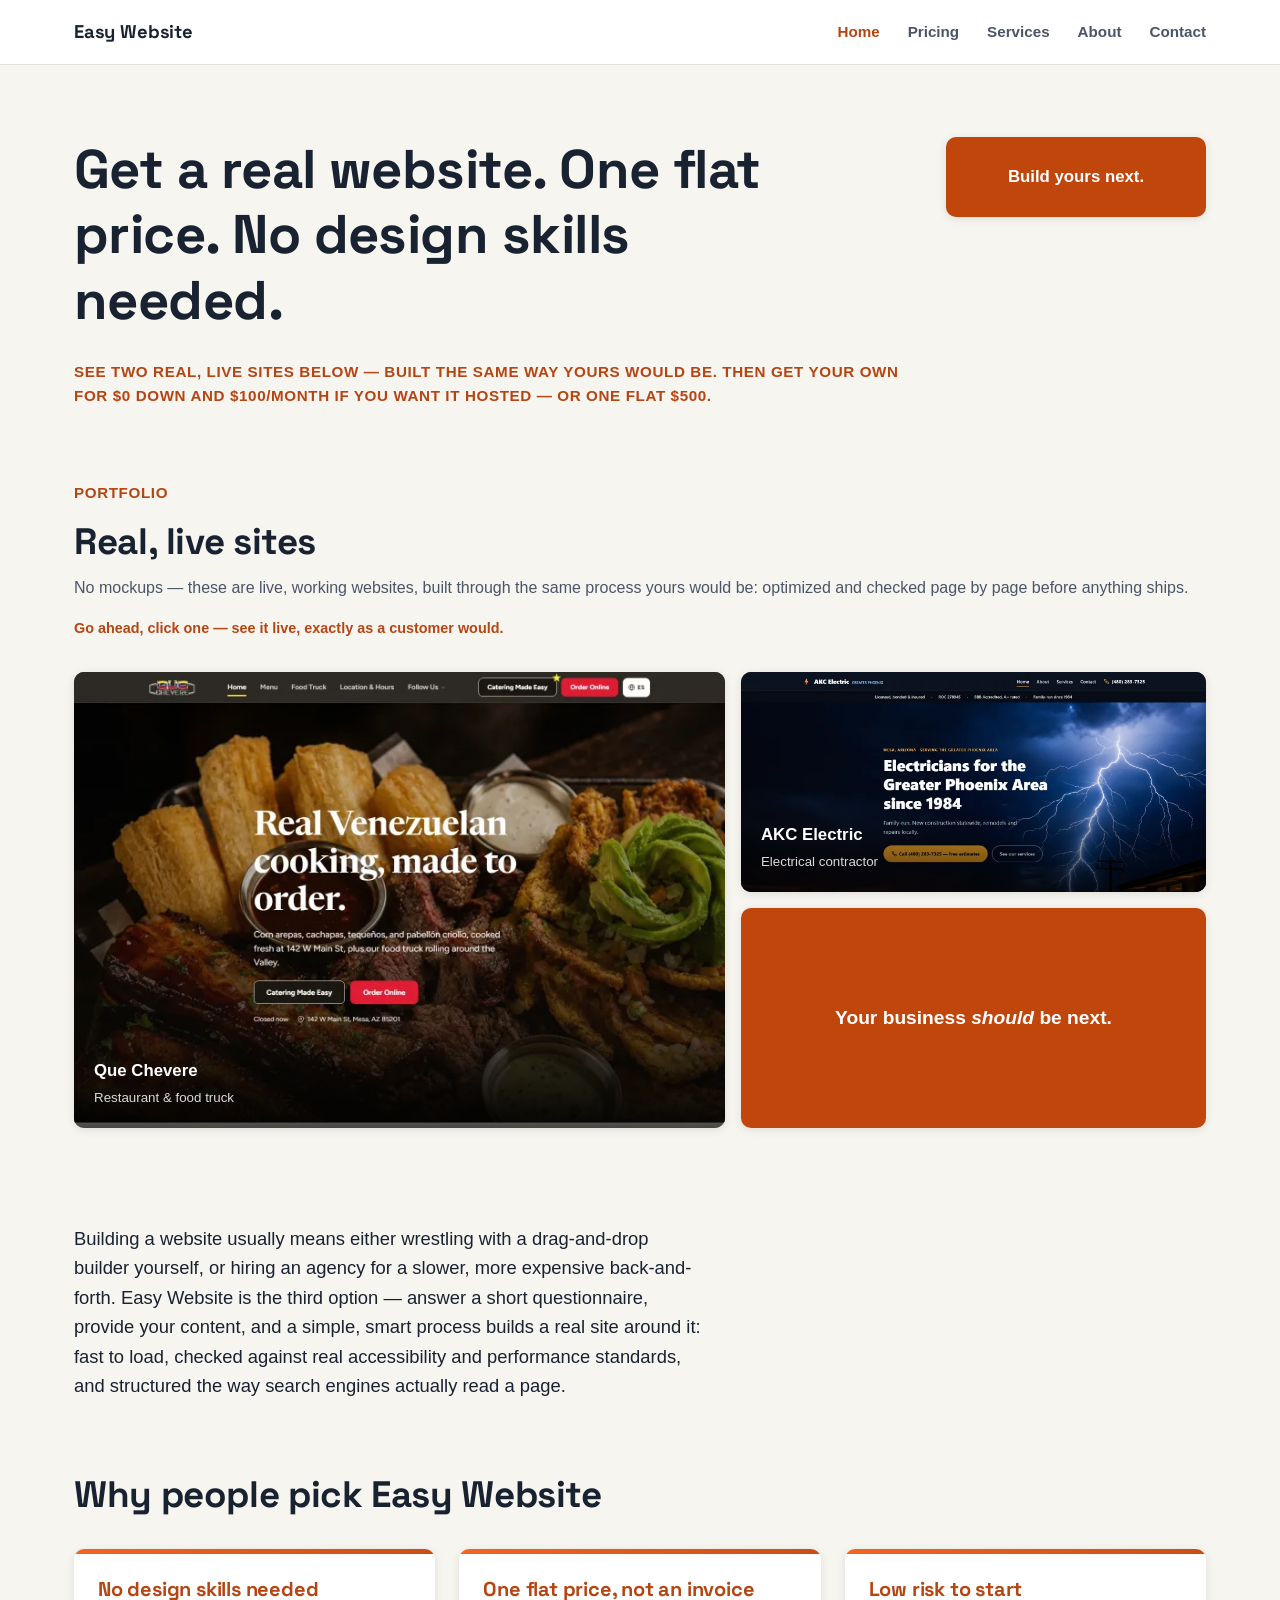
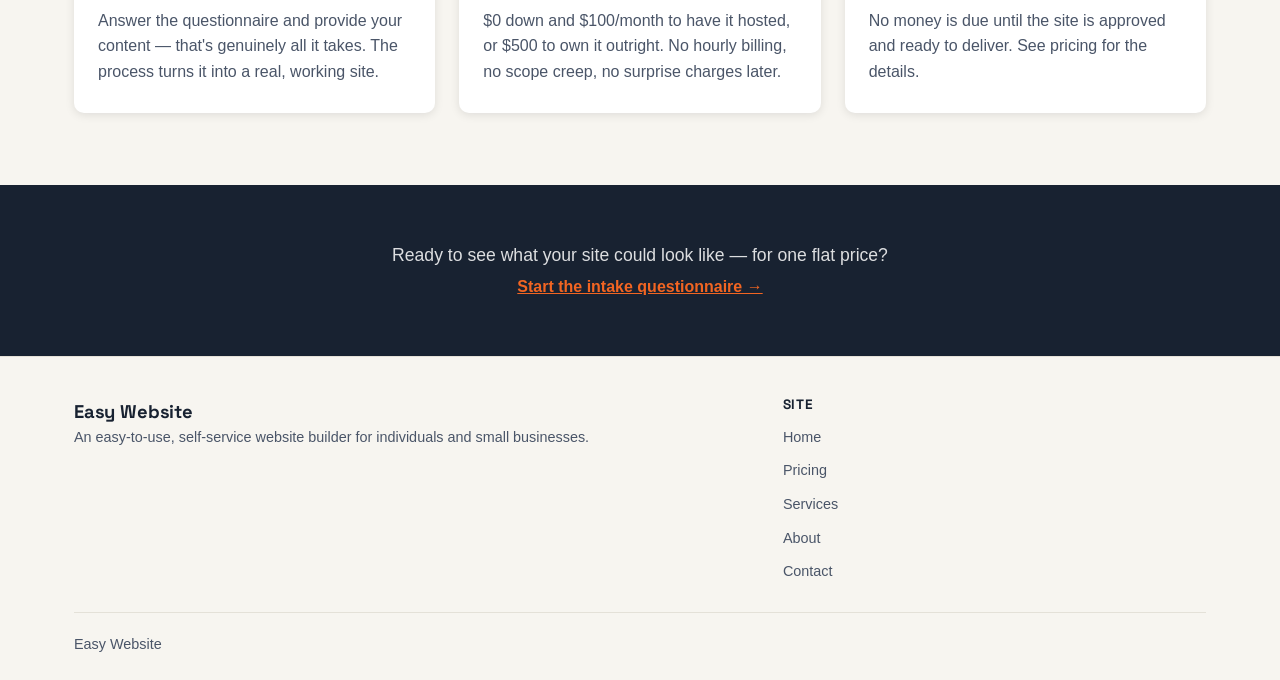
<file: index.html>
<!DOCTYPE html>
<html lang="en">
<head>
<meta charset="UTF-8">
<meta name="viewport" content="width=device-width, initial-scale=1.0">
<title>Easy Website — Website Building for Your Business</title>
<meta name="description" content="A self-service website builder for individuals and small businesses — built around your content and your questionnaire answers.">
<link rel="canonical" href="https://lancewagner123.github.io/easy-website/">
<meta property="og:type" content="website">
<meta property="og:url" content="https://lancewagner123.github.io/easy-website/">
<meta property="og:title" content="Easy Website — Website Building for Your Business">
<meta property="og:description" content="A self-service website builder for individuals and small businesses — built around your content and your questionnaire answers.">
<meta property="og:image" content="https://lancewagner123.github.io/easy-website/img/og-image-homepage-1200w.webp">
<link rel="preconnect" href="https://fonts.googleapis.com">
<link rel="preconnect" href="https://fonts.gstatic.com" crossorigin>
<link href="https://fonts.googleapis.com/css2?family=Space+Grotesk:wght@500;700&display=swap" rel="stylesheet">
<link rel="stylesheet" href="assets/css/style.min.css">
<script type="application/ld+json">
{
  "@context": "https://schema.org",
  "@type": "Organization",
  "name": "Easy Website",
  "url": "https://lancewagner123.github.io/easy-website/",
  "description": "A self-service website builder for individuals and small businesses — built around your content and your questionnaire answers."
}
</script>
</head>
<body>
<a class="skip-link" href="#main">Skip to content</a>

<header class="site-header">
  <div class="container site-header__inner">
    <a href="./" class="logo">Easy Website</a>
    <nav class="nav">
      <ul class="nav-links">
        <li><a href="./" aria-current="page">Home</a></li>
        <li><a href="pricing.html">Pricing</a></li>
        <li><a href="services.html">Services</a></li>
        <li><a href="about.html">About</a></li>
        <li><a href="contact.html">Contact</a></li>
      </ul>
    </nav>
    <button class="nav-toggle" aria-label="Menu" aria-expanded="false">
      <svg width="24" height="24" viewBox="0 0 24 24" fill="none" stroke="currentColor" stroke-width="2" stroke-linecap="round" stroke-linejoin="round"><line x1="3" y1="6" x2="21" y2="6"/><line x1="3" y1="12" x2="21" y2="12"/><line x1="3" y1="18" x2="21" y2="18"/></svg>
    </button>
  </div>
</header>

<main id="main">

  <section class="hero">
    <div class="container hero__inner">
      <div class="hero__content">
        <h1>Get a real website. One flat price. No design skills needed.</h1>
        <p class="hero__sub">See two real, live sites below — built the same way yours would be. Then get your own for $0 down and $100/month if you want it hosted — or one flat $500.</p>
      </div>
      <!-- Placeholder destination: the factory's live intake Google Form.
           No per-project pre-filled link exists yet (see factory field
           journal) -- swap this href once that mechanism exists. -->
      <a class="btn-cta" href="https://forms.gle/baLx64cR48J1R1YM6" target="_blank" rel="noopener">Build yours next.</a>
    </div>
  </section>

  <section class="portfolio" aria-labelledby="portfolio-heading">
    <div class="container">
      <p class="hero__sub">Portfolio</p>
      <h2 id="portfolio-heading">Real, live sites</h2>
      <p>No mockups — these are live, working websites, built through the same process yours would be: optimized and checked page by page before anything ships.</p>
      <p class="portfolio__hint">Go ahead, click one — see it live, exactly as a customer would.</p>

      <div class="bento-grid">
        <a class="bento-item bento-item--large"
           href="https://lancewagner123.github.io/que-chevere/"
           target="_blank" rel="noopener">
          <img
            src="img/portfolio-que-chevere-800w.webp"
            srcset="img/portfolio-que-chevere-400w.webp   400w,
                    img/portfolio-que-chevere-800w.webp   800w,
                    img/portfolio-que-chevere-1200w.webp 1200w"
            sizes="(max-width: 700px) 100vw, 60vw"
            width="1600" height="1000"
            decoding="async"
            alt="Que Chevere restaurant website homepage, showing a Venezuelan food platter and the headline Real Venezuelan cooking, made to order">
          <span class="bento-caption">
            <strong>Que Chevere</strong>
            <small>Restaurant &amp; food truck</small>
          </span>
        </a>

        <a class="bento-item"
           href="https://lancewagner123.github.io/akc-electric-llc/"
           target="_blank" rel="noopener">
          <img
            src="img/portfolio-akc-electric-800w.webp"
            srcset="img/portfolio-akc-electric-400w.webp   400w,
                    img/portfolio-akc-electric-800w.webp   800w,
                    img/portfolio-akc-electric-1200w.webp 1200w"
            sizes="(max-width: 700px) 100vw, 40vw"
            width="1600" height="800"
            decoding="async"
            alt="AKC Electric website homepage, showing a lightning storm photo and the headline Electricians for the Greater Phoenix Area since 1984">
          <span class="bento-caption">
            <strong>AKC Electric</strong>
            <small>Electrical contractor</small>
          </span>
        </a>

        <div class="bento-item bento-item--cta">
          <p>Your business <em>should</em> be next.</p>
        </div>
      </div>
    </div>
  </section>

  <section class="section">
    <div class="container">
      <p class="about-lede">Building a website usually means either wrestling with a drag-and-drop builder yourself, or hiring an agency for a slower, more expensive back-and-forth. Easy Website is the third option — answer a short questionnaire, provide your content, and a simple, smart process builds a real site around it: fast to load, checked against real accessibility and performance standards, and structured the way search engines actually read a page.</p>
    </div>
  </section>

  <section class="section" aria-labelledby="why-heading" style="padding-top:0;">
    <div class="container">
      <h2 id="why-heading">Why people pick Easy Website</h2>
      <div class="value-grid">
        <div class="value-card">
          <h3>No design skills needed</h3>
          <p>Answer the questionnaire and provide your content — that's genuinely all it takes. The process turns it into a real, working site.</p>
        </div>
        <div class="value-card">
          <h3>One flat price, not an invoice</h3>
          <p>$0 down and $100/month to have it hosted, or $500 to own it outright. No hourly billing, no scope creep, no surprise charges later.</p>
        </div>
        <div class="value-card">
          <h3>Low risk to start</h3>
          <p>No money is due until the site is approved and ready to deliver. See <a href="pricing.html">pricing</a> for the details.</p>
        </div>
      </div>
    </div>
  </section>

  <section class="cta-band">
    <div class="container">
      <p>Ready to see what your site could look like — for one flat price?</p>
      <a href="https://forms.gle/baLx64cR48J1R1YM6" target="_blank" rel="noopener">Start the intake questionnaire &rarr;</a>
    </div>
  </section>

</main>

<footer class="site-footer">
  <div class="container">
    <div class="footer-grid">
      <div class="footer-col">
        <span class="logo">Easy Website</span>
        <p>An easy-to-use, self-service website builder for individuals and small businesses.</p>
      </div>
      <div class="footer-col">
        <h3>Site</h3>
        <ul>
          <li><a href="./">Home</a></li>
          <li><a href="pricing.html">Pricing</a></li>
          <li><a href="services.html">Services</a></li>
          <li><a href="about.html">About</a></li>
          <li><a href="contact.html">Contact</a></li>
        </ul>
      </div>
    </div>
    <div class="footer-bottom">
      <p>Easy Website</p>
    </div>
  </div>
</footer>

<script src="assets/js/main.js"></script>
</body>
</html>
</file>
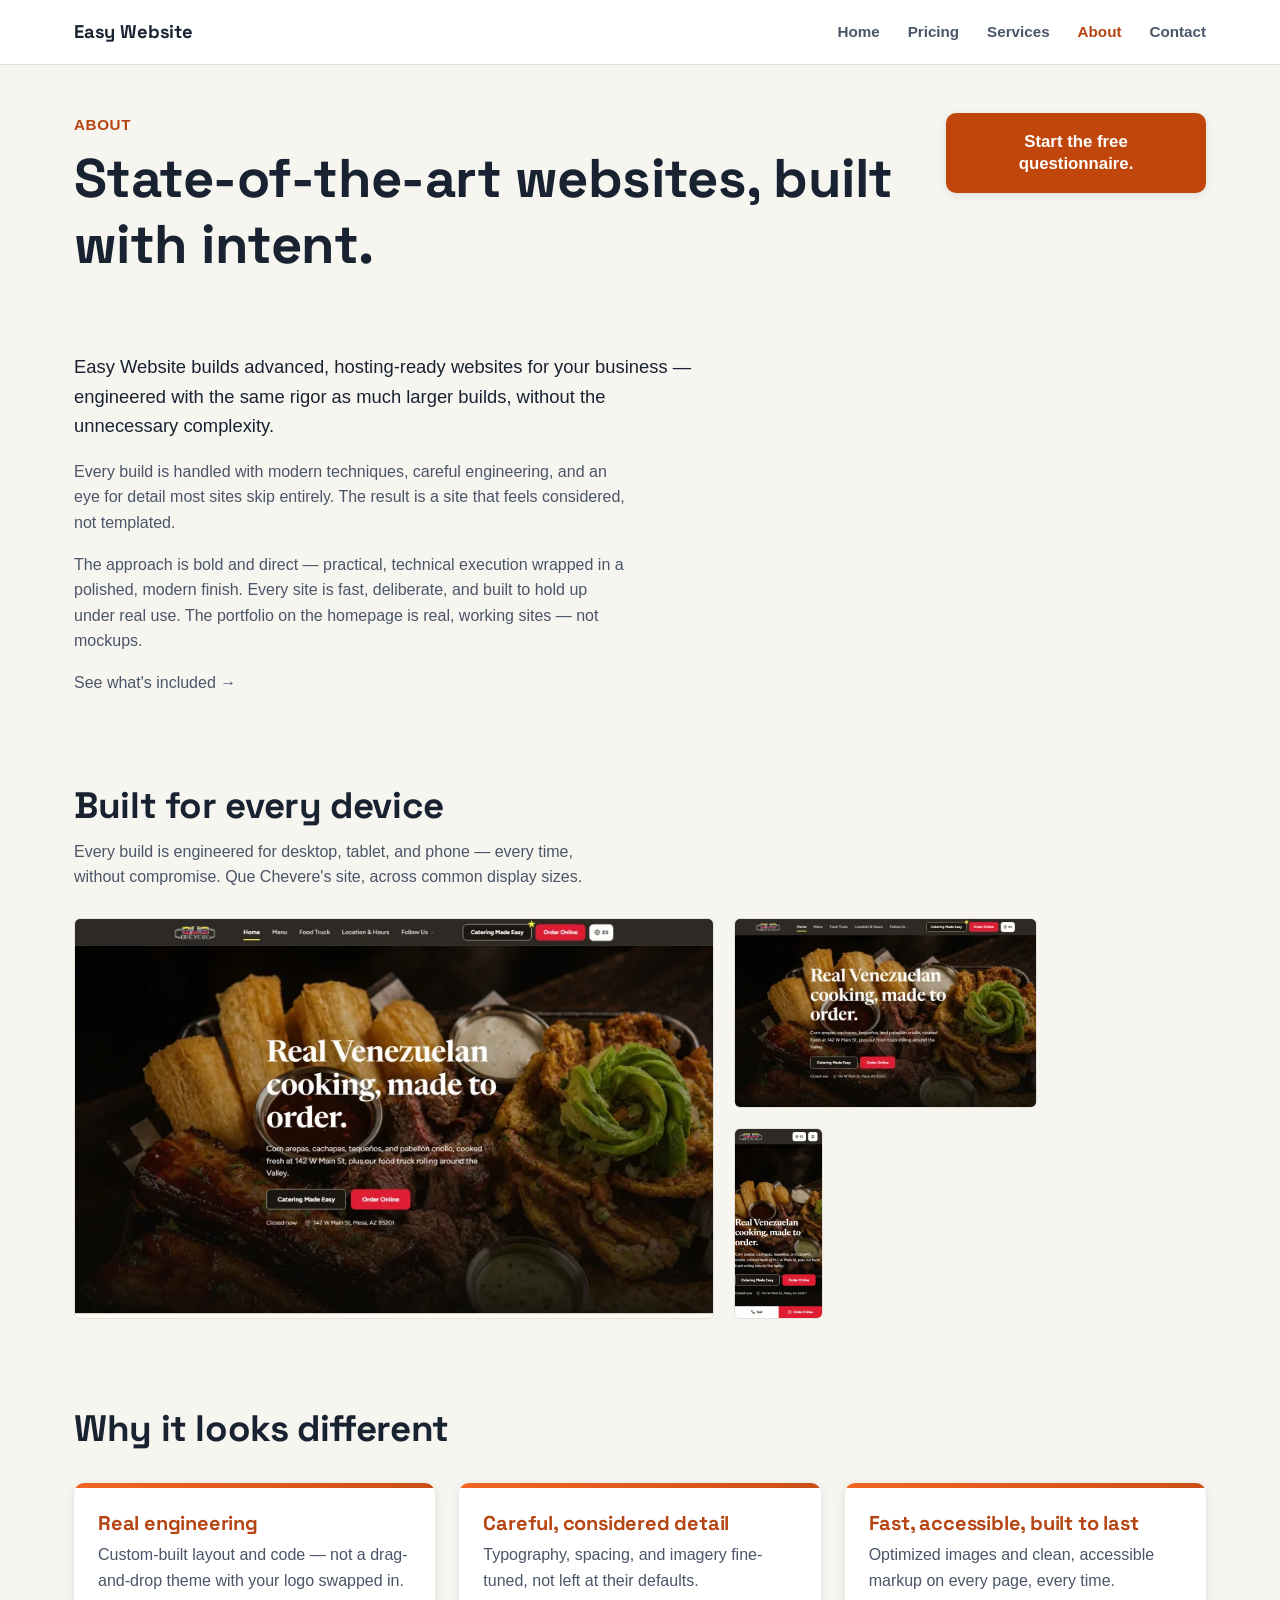
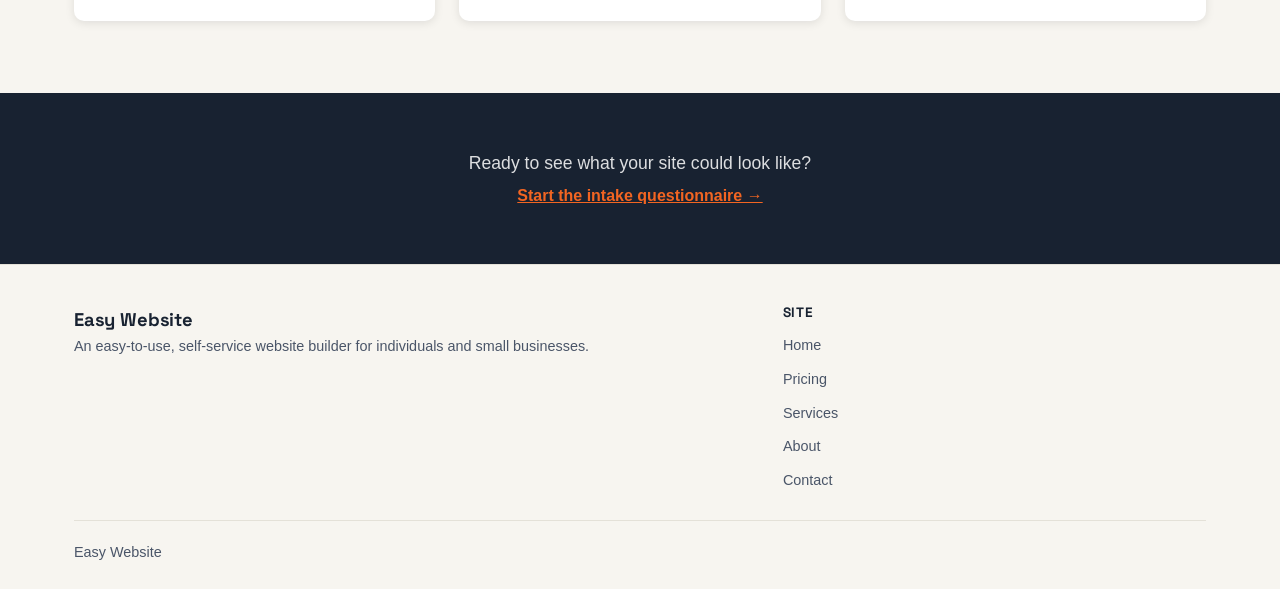
<file: about.html>
<!DOCTYPE html>
<html lang="en">
<head>
<meta charset="UTF-8">
<meta name="viewport" content="width=device-width, initial-scale=1.0">
<title>About — Easy Website</title>
<meta name="description" content="Easy Website builds advanced websites for your business — bold, direct, with modern technique and careful engineering.">
<link rel="canonical" href="https://lancewagner123.github.io/easy-website/about.html">
<meta property="og:type" content="website">
<meta property="og:url" content="https://lancewagner123.github.io/easy-website/about.html">
<meta property="og:title" content="About — Easy Website">
<meta property="og:description" content="Easy Website builds advanced websites for your business — bold, direct, with modern technique and careful engineering.">
<meta property="og:image" content="https://lancewagner123.github.io/easy-website/img/og-image-homepage-1200w.webp">
<link rel="preconnect" href="https://fonts.googleapis.com">
<link rel="preconnect" href="https://fonts.gstatic.com" crossorigin>
<link href="https://fonts.googleapis.com/css2?family=Space+Grotesk:wght@500;700&display=swap" rel="stylesheet">
<link rel="stylesheet" href="assets/css/style.min.css">
<script type="application/ld+json">
{
  "@context": "https://schema.org",
  "@type": "Organization",
  "name": "Easy Website",
  "url": "https://lancewagner123.github.io/easy-website/about.html",
  "description": "Easy Website builds advanced websites for your business — bold, direct, with modern technique and careful engineering."
}
</script>
</head>
<body>
<a class="skip-link" href="#main">Skip to content</a>

<header class="site-header">
  <div class="container site-header__inner">
    <a href="./" class="logo">Easy Website</a>
    <nav class="nav">
      <ul class="nav-links">
        <li><a href="./">Home</a></li>
        <li><a href="pricing.html">Pricing</a></li>
        <li><a href="services.html">Services</a></li>
        <li><a href="about.html" aria-current="page">About</a></li>
        <li><a href="contact.html">Contact</a></li>
      </ul>
    </nav>
    <button class="nav-toggle" aria-label="Menu" aria-expanded="false">
      <svg width="24" height="24" viewBox="0 0 24 24" fill="none" stroke="currentColor" stroke-width="2" stroke-linecap="round" stroke-linejoin="round"><line x1="3" y1="6" x2="21" y2="6"/><line x1="3" y1="12" x2="21" y2="12"/><line x1="3" y1="18" x2="21" y2="18"/></svg>
    </button>
  </div>
</header>

<main id="main">

  <section class="page-hero">
    <div class="container hero__inner">
      <div class="hero__content">
        <p class="hero__sub">About</p>
        <h1>State-of-the-art websites, built with intent.</h1>
      </div>
      <a class="btn-cta" href="https://forms.gle/baLx64cR48J1R1YM6" target="_blank" rel="noopener">Start the free questionnaire.</a>
    </div>
  </section>

  <section class="section">
    <div class="container">
      <p class="about-lede">Easy Website builds advanced, hosting-ready websites for your business — engineered with the same rigor as much larger builds, without the unnecessary complexity.</p>
      <p>Every build is handled with modern techniques, careful engineering, and an eye for detail most sites skip entirely. The result is a site that feels considered, not templated.</p>
      <p>The approach is bold and direct — practical, technical execution wrapped in a polished, modern finish. Every site is fast, deliberate, and built to hold up under real use. The <a href="./">portfolio</a> on the homepage is real, working sites — not mockups.</p>
      <p><a href="services.html">See what's included &rarr;</a></p>
    </div>
  </section>

  <section class="section device-section" aria-labelledby="device-heading">
    <div class="container">
      <h2 id="device-heading">Built for every device</h2>
      <p>Every build is engineered for desktop, tablet, and phone — every time, without compromise. Que Chevere's site, across common display sizes.</p>

      <div class="device-showcase">
        <figure class="device-showcase__main">
          <img
            src="img/que-chevere-home-desktop-800w.webp"
            srcset="img/que-chevere-home-desktop-400w.webp   400w,
                    img/que-chevere-home-desktop-800w.webp   800w,
                    img/que-chevere-home-desktop-1200w.webp 1200w"
            sizes="640px"
            width="1600" height="1000"
            loading="lazy" decoding="async"
            alt="Que Chevere homepage at desktop width">
        </figure>
        <div class="device-showcase__stack">
          <figure>
            <img
              src="img/que-chevere-home-tablet-landscape-700w.webp"
              srcset="img/que-chevere-home-tablet-landscape-400w.webp   400w,
                      img/que-chevere-home-tablet-landscape-700w.webp   700w,
                      img/que-chevere-home-tablet-landscape-1000w.webp 1000w"
              sizes="303.4px"
              width="1280" height="800"
              loading="lazy" decoding="async"
              alt="Que Chevere homepage at landscape tablet width">
          </figure>
          <figure>
            <img
              src="img/que-chevere-home-mobile-300w.webp"
              srcset="img/que-chevere-home-mobile-300w.webp 300w,
                      img/que-chevere-home-mobile-390w.webp 390w"
              sizes="89.05px"
              width="390" height="844"
              loading="lazy" decoding="async"
              alt="Que Chevere homepage at mobile width">
          </figure>
        </div>
      </div>
    </div>
  </section>

  <section class="section">
    <div class="container">
      <h2>Why it looks different</h2>
      <div class="value-grid">
        <div class="value-card">
          <h3>Real engineering</h3>
          <p>Custom-built layout and code — not a drag-and-drop theme with your logo swapped in.</p>
        </div>
        <div class="value-card">
          <h3>Careful, considered detail</h3>
          <p>Typography, spacing, and imagery fine-tuned, not left at their defaults.</p>
        </div>
        <div class="value-card">
          <h3>Fast, accessible, built to last</h3>
          <p>Optimized images and clean, accessible markup on every page, every time.</p>
        </div>
      </div>
    </div>
  </section>

  <section class="cta-band">
    <div class="container">
      <p>Ready to see what your site could look like?</p>
      <a href="https://forms.gle/baLx64cR48J1R1YM6" target="_blank" rel="noopener">Start the intake questionnaire &rarr;</a>
    </div>
  </section>

</main>

<footer class="site-footer">
  <div class="container">
    <div class="footer-grid">
      <div class="footer-col">
        <span class="logo">Easy Website</span>
        <p>An easy-to-use, self-service website builder for individuals and small businesses.</p>
      </div>
      <div class="footer-col">
        <h3>Site</h3>
        <ul>
          <li><a href="./">Home</a></li>
          <li><a href="pricing.html">Pricing</a></li>
          <li><a href="services.html">Services</a></li>
          <li><a href="about.html">About</a></li>
          <li><a href="contact.html">Contact</a></li>
        </ul>
      </div>
    </div>
    <div class="footer-bottom">
      <p>Easy Website</p>
    </div>
  </div>
</footer>

<script src="assets/js/main.js"></script>
</body>
</html>
</file>
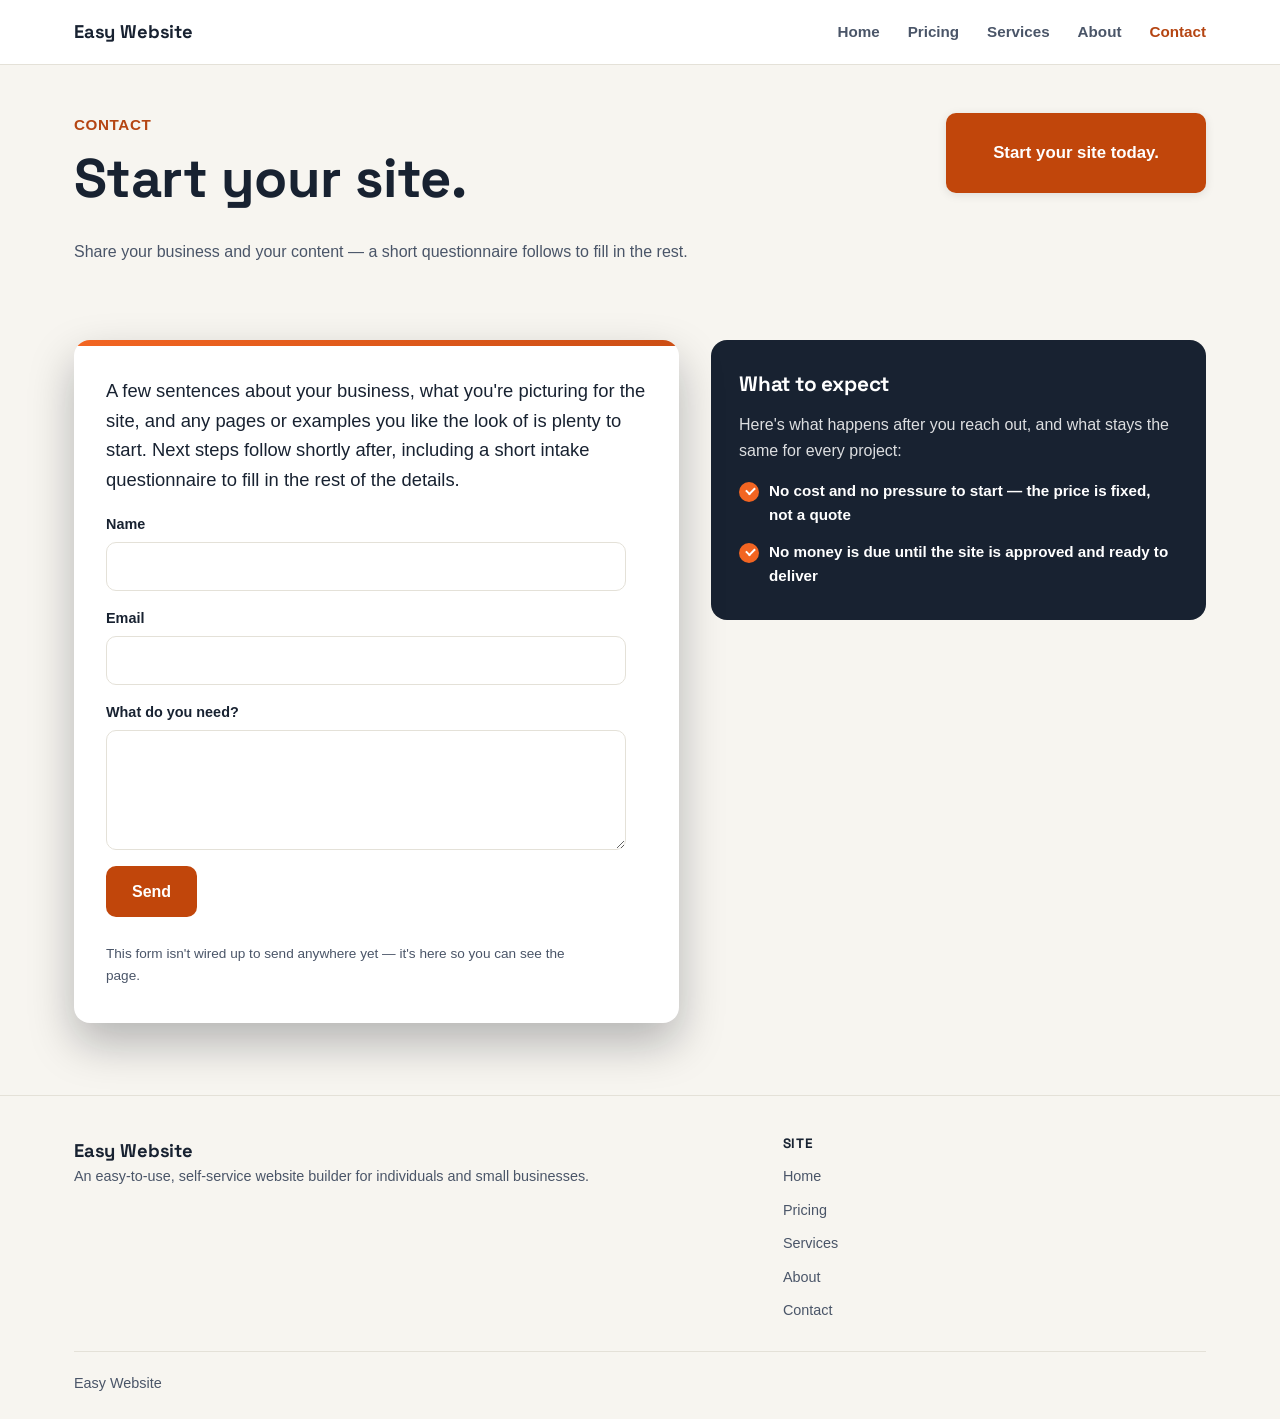
<file: contact.html>
<!DOCTYPE html>
<html lang="en">
<head>
<meta charset="UTF-8">
<meta name="viewport" content="width=device-width, initial-scale=1.0">
<title>Contact — Easy Website</title>
<meta name="description" content="Get in touch with Easy Website to start your site — $0 down and $100/month hosted, or $500 delivered outright.">
<link rel="canonical" href="https://lancewagner123.github.io/easy-website/contact.html">
<meta property="og:type" content="website">
<meta property="og:url" content="https://lancewagner123.github.io/easy-website/contact.html">
<meta property="og:title" content="Contact — Easy Website">
<meta property="og:description" content="Get in touch with Easy Website to start your site — $0 down and $100/month hosted, or $500 delivered outright.">
<meta property="og:image" content="https://lancewagner123.github.io/easy-website/img/og-image-homepage-1200w.webp">
<link rel="preconnect" href="https://fonts.googleapis.com">
<link rel="preconnect" href="https://fonts.gstatic.com" crossorigin>
<link href="https://fonts.googleapis.com/css2?family=Space+Grotesk:wght@500;700&display=swap" rel="stylesheet">
<link rel="stylesheet" href="assets/css/style.min.css">
<script type="application/ld+json">
{
  "@context": "https://schema.org",
  "@type": "Organization",
  "name": "Easy Website",
  "url": "https://lancewagner123.github.io/easy-website/contact.html",
  "description": "Get in touch with Easy Website to start your site — $0 down and $100/month hosted, or $500 delivered outright."
}
</script>
</head>
<body>
<a class="skip-link" href="#main">Skip to content</a>

<header class="site-header">
  <div class="container site-header__inner">
    <a href="./" class="logo">Easy Website</a>
    <nav class="nav">
      <ul class="nav-links">
        <li><a href="./">Home</a></li>
        <li><a href="pricing.html">Pricing</a></li>
        <li><a href="services.html">Services</a></li>
        <li><a href="about.html">About</a></li>
        <li><a href="contact.html" aria-current="page">Contact</a></li>
      </ul>
    </nav>
    <button class="nav-toggle" aria-label="Menu" aria-expanded="false">
      <svg width="24" height="24" viewBox="0 0 24 24" fill="none" stroke="currentColor" stroke-width="2" stroke-linecap="round" stroke-linejoin="round"><line x1="3" y1="6" x2="21" y2="6"/><line x1="3" y1="12" x2="21" y2="12"/><line x1="3" y1="18" x2="21" y2="18"/></svg>
    </button>
  </div>
</header>

<main id="main">

  <section class="page-hero">
    <div class="container hero__inner">
      <div class="hero__content">
        <p class="hero__sub">Contact</p>
        <h1>Start your site.</h1>
        <p>Share your business and your content — a short questionnaire follows to fill in the rest.</p>
      </div>
      <a class="btn-cta" href="https://forms.gle/baLx64cR48J1R1YM6" target="_blank" rel="noopener">Start your site today.</a>
    </div>
  </section>

  <section class="section">
    <div class="container">
      <div class="contact-layout">
        <div class="contact-card">
          <p class="about-lede">A few sentences about your business, what you're picturing for the site, and any pages or examples you like the look of is plenty to start. Next steps follow shortly after, including a short intake questionnaire to fill in the rest of the details.</p>
          <!-- Visual only for now — no form backend wired up yet. Needs a service
               (e.g. Formspree) before this can actually submit anywhere. See
               docs/BUILD_BRIEF.md open questions: no public contact email confirmed
               yet, so nothing to point a mailto/backend at either. -->
          <form class="contact-form" action="#" onsubmit="return false;">
            <label>
              Name
              <input type="text" name="name" autocomplete="name" required>
            </label>
            <label>
              Email
              <input type="email" name="email" autocomplete="email" required>
            </label>
            <label>
              What do you need?
              <textarea name="message" required></textarea>
            </label>
            <button type="submit">Send</button>
            <p class="contact-note">This form isn't wired up to send anywhere yet — it's here so you can see the page.</p>
          </form>
        </div>

        <aside class="contact-aside">
          <h2>What to expect</h2>
          <p>Here's what happens after you reach out, and what stays the same for every project:</p>
          <ul class="check-list">
            <li>No cost and no pressure to start — the price is fixed, not a quote</li>
            <li>No money is due until the site is approved and ready to deliver</li>
          </ul>
        </aside>
      </div>
    </div>
  </section>

</main>

<footer class="site-footer">
  <div class="container">
    <div class="footer-grid">
      <div class="footer-col">
        <span class="logo">Easy Website</span>
        <p>An easy-to-use, self-service website builder for individuals and small businesses.</p>
      </div>
      <div class="footer-col">
        <h3>Site</h3>
        <ul>
          <li><a href="./">Home</a></li>
          <li><a href="pricing.html">Pricing</a></li>
          <li><a href="services.html">Services</a></li>
          <li><a href="about.html">About</a></li>
          <li><a href="contact.html">Contact</a></li>
        </ul>
      </div>
    </div>
    <div class="footer-bottom">
      <p>Easy Website</p>
    </div>
  </div>
</footer>

<script src="assets/js/main.js"></script>
</body>
</html>
</file>
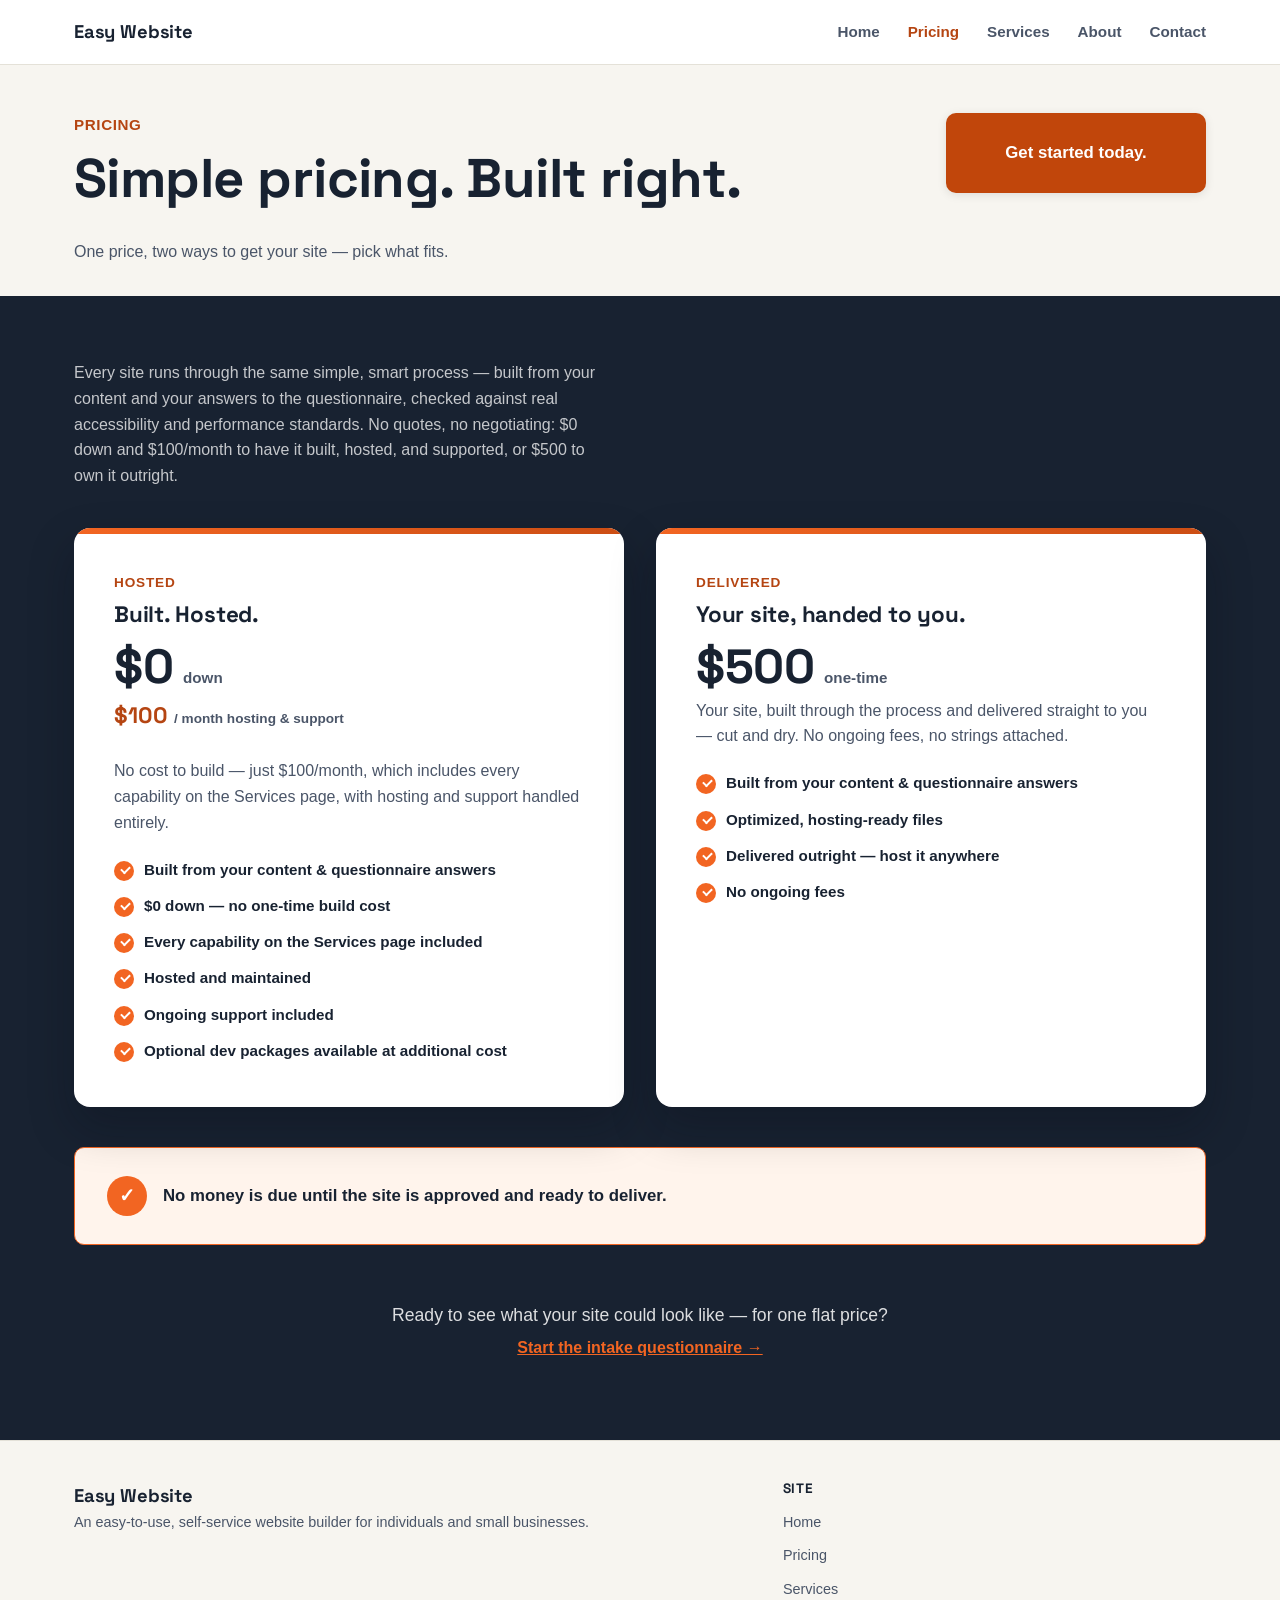
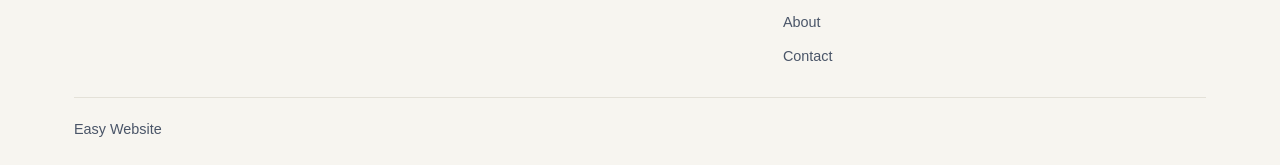
<file: pricing.html>
<!DOCTYPE html>
<html lang="en">
<head>
<meta charset="UTF-8">
<meta name="viewport" content="width=device-width, initial-scale=1.0">
<title>Pricing — Easy Website</title>
<meta name="description" content="Your website: $0 down and $100/month for hosting, support, and every capability on the Services page, or $500 delivered outright.">
<link rel="canonical" href="https://lancewagner123.github.io/easy-website/pricing.html">
<meta property="og:type" content="website">
<meta property="og:url" content="https://lancewagner123.github.io/easy-website/pricing.html">
<meta property="og:title" content="Pricing — Easy Website">
<meta property="og:description" content="Your website: $0 down and $100/month for hosting, support, and every capability on the Services page, or $500 delivered outright.">
<meta property="og:image" content="https://lancewagner123.github.io/easy-website/img/og-image-homepage-1200w.webp">
<link rel="preconnect" href="https://fonts.googleapis.com">
<link rel="preconnect" href="https://fonts.gstatic.com" crossorigin>
<link href="https://fonts.googleapis.com/css2?family=Space+Grotesk:wght@500;700&display=swap" rel="stylesheet">
<link rel="stylesheet" href="assets/css/style.min.css">
<script type="application/ld+json">
{
  "@context": "https://schema.org",
  "@type": "Organization",
  "name": "Easy Website",
  "url": "https://lancewagner123.github.io/easy-website/pricing.html",
  "description": "Your website: $0 down and $100/month for hosting, support, and every capability on the Services page, or $500 delivered outright.",
  "makesOffer": [
    {
      "@type": "Offer",
      "name": "Hosted",
      "price": "0",
      "priceCurrency": "USD",
      "description": "Website build with $0 down, billed at $100/month for hosting, support, and every capability on the Services page."
    },
    {
      "@type": "Offer",
      "name": "Delivered",
      "price": "500",
      "priceCurrency": "USD",
      "description": "Website build delivered outright with no ongoing fees."
    }
  ]
}
</script>
</head>
<body>
<a class="skip-link" href="#main">Skip to content</a>

<header class="site-header">
  <div class="container site-header__inner">
    <a href="./" class="logo">Easy Website</a>
    <nav class="nav">
      <ul class="nav-links">
        <li><a href="./">Home</a></li>
        <li><a href="pricing.html" aria-current="page">Pricing</a></li>
        <li><a href="services.html">Services</a></li>
        <li><a href="about.html">About</a></li>
        <li><a href="contact.html">Contact</a></li>
      </ul>
    </nav>
    <button class="nav-toggle" aria-label="Menu" aria-expanded="false">
      <svg width="24" height="24" viewBox="0 0 24 24" fill="none" stroke="currentColor" stroke-width="2" stroke-linecap="round" stroke-linejoin="round"><line x1="3" y1="6" x2="21" y2="6"/><line x1="3" y1="12" x2="21" y2="12"/><line x1="3" y1="18" x2="21" y2="18"/></svg>
    </button>
  </div>
</header>

<main id="main">

  <section class="page-hero">
    <div class="container hero__inner">
      <div class="hero__content">
        <p class="hero__sub">Pricing</p>
        <h1>Simple pricing. Built right.</h1>
        <p>One price, two ways to get your site — pick what fits.</p>
      </div>
      <a class="btn-cta" href="https://forms.gle/baLx64cR48J1R1YM6" target="_blank" rel="noopener">Get started today.</a>
    </div>
  </section>

  <section class="pricing-section">
    <div class="container">
      <p>Every site runs through the same simple, smart process — built from your content and your answers to the questionnaire, checked against real accessibility and performance standards. No quotes, no negotiating: $0 down and $100/month to have it built, hosted, and supported, or $500 to own it outright.</p>

      <div class="pricing-grid">

        <div class="price-card">
          <p class="price-card__eyebrow">Hosted</p>
          <h2 class="price-card__title">Built. Hosted.</h2>
          <p class="price-card__price">$0<span>down</span></p>
          <p class="price-card__extra">$100<span>/ month hosting &amp; support</span></p>
          <p class="price-card__desc">No cost to build — just $100/month, which includes every capability on the Services page, with hosting and support handled entirely.</p>
          <ul class="price-card__features">
            <li>Built from your content &amp; questionnaire answers</li>
            <li>$0 down — no one-time build cost</li>
            <li>Every capability on the Services page included</li>
            <li>Hosted and maintained</li>
            <li>Ongoing support included</li>
            <li>Optional dev packages available at additional cost</li>
          </ul>
        </div>

        <div class="price-card">
          <p class="price-card__eyebrow">Delivered</p>
          <h2 class="price-card__title">Your site, handed to you.</h2>
          <p class="price-card__price">$500<span>one-time</span></p>
          <p class="price-card__desc">Your site, built through the process and delivered straight to you — cut and dry. No ongoing fees, no strings attached.</p>
          <ul class="price-card__features">
            <li>Built from your content &amp; questionnaire answers</li>
            <li>Optimized, hosting-ready files</li>
            <li>Delivered outright — host it anywhere</li>
            <li>No ongoing fees</li>
          </ul>
        </div>

      </div>

      <div class="guarantee-banner">
        <span class="guarantee-banner__icon">&#10003;</span>
        <p>No money is due until the site is approved and ready to deliver.</p>
      </div>

      <div class="pricing-close">
        <p>Ready to see what your site could look like — for one flat price?</p>
        <a href="https://forms.gle/baLx64cR48J1R1YM6" target="_blank" rel="noopener">Start the intake questionnaire &rarr;</a>
      </div>
    </div>
  </section>

</main>

<footer class="site-footer">
  <div class="container">
    <div class="footer-grid">
      <div class="footer-col">
        <span class="logo">Easy Website</span>
        <p>An easy-to-use, self-service website builder for individuals and small businesses.</p>
      </div>
      <div class="footer-col">
        <h3>Site</h3>
        <ul>
          <li><a href="./">Home</a></li>
          <li><a href="pricing.html">Pricing</a></li>
          <li><a href="services.html">Services</a></li>
          <li><a href="about.html">About</a></li>
          <li><a href="contact.html">Contact</a></li>
        </ul>
      </div>
    </div>
    <div class="footer-bottom">
      <p>Easy Website</p>
    </div>
  </div>
</footer>

<script src="assets/js/main.js"></script>
</body>
</html>
</file>
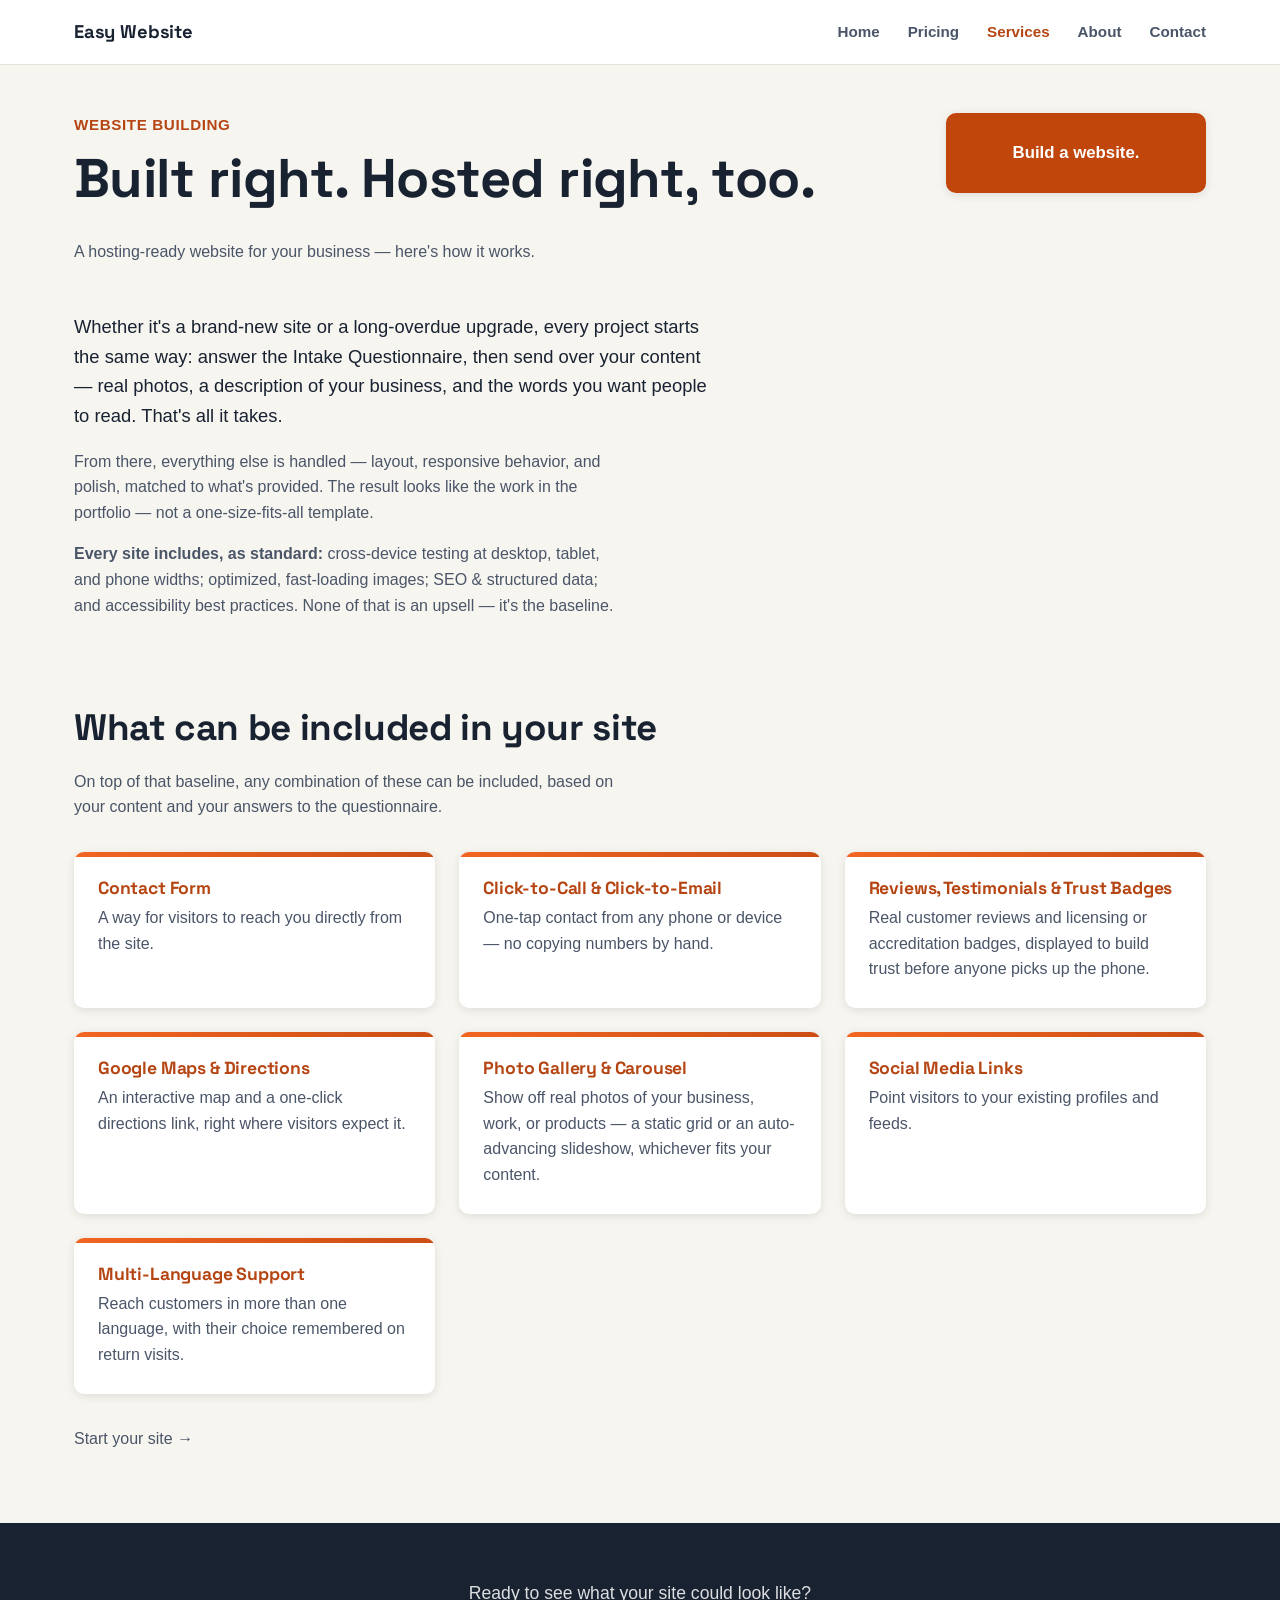
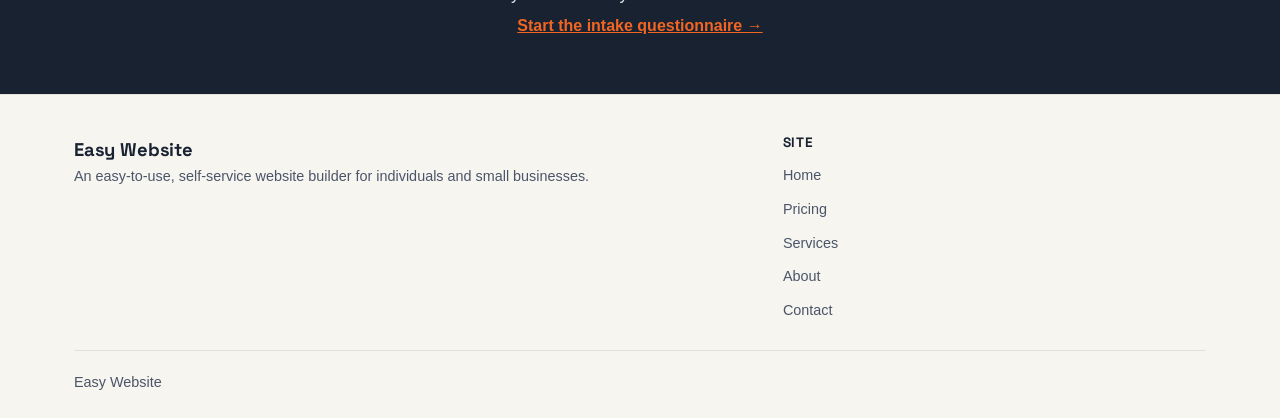
<file: services.html>
<!DOCTYPE html>
<html lang="en">
<head>
<meta charset="UTF-8">
<meta name="viewport" content="width=device-width, initial-scale=1.0">
<title>Services — Easy Website</title>
<meta name="description" content="Everything that can be included in your site — contact forms, reviews, photo galleries, and more — plus the SEO and accessibility baseline every site includes.">
<link rel="canonical" href="https://lancewagner123.github.io/easy-website/services.html">
<meta property="og:type" content="website">
<meta property="og:url" content="https://lancewagner123.github.io/easy-website/services.html">
<meta property="og:title" content="Services — Easy Website">
<meta property="og:description" content="Everything that can be included in your site — contact forms, reviews, photo galleries, and more — plus the SEO and accessibility baseline every site includes.">
<meta property="og:image" content="https://lancewagner123.github.io/easy-website/img/og-image-homepage-1200w.webp">
<link rel="preconnect" href="https://fonts.googleapis.com">
<link rel="preconnect" href="https://fonts.gstatic.com" crossorigin>
<link href="https://fonts.googleapis.com/css2?family=Space+Grotesk:wght@500;700&display=swap" rel="stylesheet">
<link rel="stylesheet" href="assets/css/style.min.css">
<script type="application/ld+json">
{
  "@context": "https://schema.org",
  "@type": "Organization",
  "name": "Easy Website",
  "url": "https://lancewagner123.github.io/easy-website/services.html",
  "description": "Everything that can be included in your site — contact forms, reviews, photo galleries, and more — plus the SEO and accessibility baseline every site includes."
}
</script>
</head>
<body>
<a class="skip-link" href="#main">Skip to content</a>

<header class="site-header">
  <div class="container site-header__inner">
    <a href="./" class="logo">Easy Website</a>
    <nav class="nav">
      <ul class="nav-links">
        <li><a href="./">Home</a></li>
        <li><a href="pricing.html">Pricing</a></li>
        <li><a href="services.html" aria-current="page">Services</a></li>
        <li><a href="about.html">About</a></li>
        <li><a href="contact.html">Contact</a></li>
      </ul>
    </nav>
    <button class="nav-toggle" aria-label="Menu" aria-expanded="false">
      <svg width="24" height="24" viewBox="0 0 24 24" fill="none" stroke="currentColor" stroke-width="2" stroke-linecap="round" stroke-linejoin="round"><line x1="3" y1="6" x2="21" y2="6"/><line x1="3" y1="12" x2="21" y2="12"/><line x1="3" y1="18" x2="21" y2="18"/></svg>
    </button>
  </div>
</header>

<main id="main">

  <section class="page-hero">
    <div class="container hero__inner">
      <div class="hero__content">
        <p class="hero__sub">Website building</p>
        <h1>Built right. Hosted right, too.</h1>
        <p>A hosting-ready website for your business — here's how it works.</p>
      </div>
      <!-- Same placeholder destination as the homepage CTA -- see that
           file's comment. -->
      <a class="btn-cta" href="https://forms.gle/baLx64cR48J1R1YM6" target="_blank" rel="noopener">Build a website.</a>
    </div>
  </section>

  <section class="section">
    <div class="container">
      <p class="about-lede">Whether it's a brand-new site or a long-overdue upgrade, every project starts the same way: answer the Intake Questionnaire, then send over your content — real photos, a description of your business, and the words you want people to read. That's all it takes.</p>
      <p>From there, everything else is handled — layout, responsive behavior, and polish, matched to what's provided. The result looks like the <a href="./#portfolio-heading">work in the portfolio</a> — not a one-size-fits-all template.</p>
      <p><strong>Every site includes, as standard:</strong> cross-device testing at desktop, tablet, and phone widths; optimized, fast-loading images; SEO &amp; structured data; and accessibility best practices. None of that is an upsell — it's the baseline.</p>
    </div>
  </section>

  <section class="section">
    <div class="container">
      <h2>What can be included in your site</h2>
      <p>On top of that baseline, any combination of these can be included, based on your content and your answers to the questionnaire.</p>

      <ul class="services-grid">
        <li class="service-card">
          <h3>Contact Form</h3>
          <p>A way for visitors to reach you directly from the site.</p>
        </li>
        <li class="service-card">
          <h3>Click-to-Call &amp; Click-to-Email</h3>
          <p>One-tap contact from any phone or device — no copying numbers by hand.</p>
        </li>
        <li class="service-card">
          <h3>Reviews, Testimonials &amp; Trust Badges</h3>
          <p>Real customer reviews and licensing or accreditation badges, displayed to build trust before anyone picks up the phone.</p>
        </li>
        <li class="service-card">
          <h3>Google Maps &amp; Directions</h3>
          <p>An interactive map and a one-click directions link, right where visitors expect it.</p>
        </li>
        <li class="service-card">
          <h3>Photo Gallery &amp; Carousel</h3>
          <p>Show off real photos of your business, work, or products — a static grid or an auto-advancing slideshow, whichever fits your content.</p>
        </li>
        <li class="service-card">
          <h3>Social Media Links</h3>
          <p>Point visitors to your existing profiles and feeds.</p>
        </li>
        <li class="service-card">
          <h3>Multi-Language Support</h3>
          <p>Reach customers in more than one language, with their choice remembered on return visits.</p>
        </li>
      </ul>
      <p style="margin-top:2em;"><a href="contact.html">Start your site &rarr;</a></p>
    </div>
  </section>

  <section class="cta-band">
    <div class="container">
      <p>Ready to see what your site could look like?</p>
      <a href="https://forms.gle/baLx64cR48J1R1YM6" target="_blank" rel="noopener">Start the intake questionnaire &rarr;</a>
    </div>
  </section>

</main>

<footer class="site-footer">
  <div class="container">
    <div class="footer-grid">
      <div class="footer-col">
        <span class="logo">Easy Website</span>
        <p>An easy-to-use, self-service website builder for individuals and small businesses.</p>
      </div>
      <div class="footer-col">
        <h3>Site</h3>
        <ul>
          <li><a href="./">Home</a></li>
          <li><a href="pricing.html">Pricing</a></li>
          <li><a href="services.html">Services</a></li>
          <li><a href="about.html">About</a></li>
          <li><a href="contact.html">Contact</a></li>
        </ul>
      </div>
    </div>
    <div class="footer-bottom">
      <p>Easy Website</p>
    </div>
  </div>
</footer>

<script src="assets/js/main.js"></script>
</body>
</html>
</file>
<file: assets/css/style.min.css>
:root{--ink:#182231;--ink-soft:#4a5568;--line:#e4e1d8;--off-white:#f7f5f0;--white:#ffffff;--orange:#f26522;--orange-dark:#cc4e14;--orange-text:#b54512;--orange-cta:#c1460b;--orange-cta-hover:#9a3809;--orange-light:#f4793f;--radius:10px;--shadow-sm:0 2px 10px rgba(7, 12, 22, 0.1);--shadow-lg:0 20px 45px rgba(7, 12, 22, 0.28);--max:1180px;--font:-apple-system,BlinkMacSystemFont,"Segoe UI",Roboto,Helvetica,Arial,sans-serif;--font-heading:"Space Grotesk",var(--font)}*{box-sizing:border-box}html{scroll-behavior:smooth}body{margin:0;font-family:var(--font);color:var(--ink);background:var(--off-white);line-height:1.6;-webkit-font-smoothing:antialiased}img{max-width:100%;height:auto;display:block}a{color:inherit;text-decoration:none}.container{max-width:var(--max);margin:0 auto;padding:0 24px}h1,h2,h3,h4{font-family:var(--font-heading);line-height:1.2;margin:0 0 .5em;font-weight:700;letter-spacing:-.01em}h1{font-size:clamp(2.1rem, 5vw, 3.4rem)}h2{font-size:clamp(1.6rem, 3.2vw, 2.3rem)}h3{font-size:1.25rem}p{margin:0 0 1em;color:var(--ink-soft)}p:last-child{margin-bottom:0}.skip-link{position:absolute;left:-9999px;top:0;background:var(--orange-cta);color:var(--white);padding:12px 20px;z-index:100}.skip-link:focus{left:0}.concept-badge{background:#fff4ec;border-bottom:1px dashed var(--orange);color:var(--orange-dark);font-size:.85rem;font-weight:700;text-align:center;padding:8px 12px}.concept-badge a{text-decoration:underline}.site-header{border-bottom:1px solid var(--line);background:var(--white)}.site-header__inner{display:flex;align-items:center;justify-content:space-between;min-height:64px}.logo{font-family:var(--font-heading);font-weight:700;font-size:1.15rem;letter-spacing:-.01em}.nav-links{display:flex;gap:28px;list-style:none;margin:0;padding:0}.nav-links a{font-weight:600;font-size:.95rem;color:var(--ink-soft)}.nav-links a:hover,.nav-links a[aria-current=page]{color:var(--orange-text)}.nav-toggle{display:none;background:0 0;border:none;padding:6px;cursor:pointer;color:var(--ink)}@media (max-width:700px){.nav-toggle{display:block}.nav-links{position:absolute;top:100%;left:0;right:0;flex-direction:column;gap:0;background:var(--white);border-bottom:1px solid var(--line);box-shadow:var(--shadow-sm);max-height:0;overflow:hidden;transition:max-height .25s ease}.nav-links a{display:block;padding:14px 24px;border-top:1px solid var(--line)}.site-header{position:relative}body.nav-open .nav-links{max-height:260px}}.page-hero{padding:48px 0 32px}.page-hero p.hero__sub{margin-bottom:.6em}.page-hero h1{max-width:24ch}.hero{padding:72px 0 56px}.hero h1{max-width:20ch}.hero__sub{color:var(--orange-text);font-weight:700;text-transform:uppercase;letter-spacing:.04em;font-size:.95rem}.hero__inner{display:flex;align-items:flex-start;gap:40px}.hero__content{flex:1 1 auto;min-width:0}.btn-cta{flex:0 0 auto;display:inline-flex;align-items:center;justify-content:center;text-align:center;background:var(--orange-cta);color:var(--white);font-weight:800;font-size:1.05rem;line-height:1.3;padding:12px 24px;border-radius:var(--radius);box-shadow:var(--shadow-sm);width:260px;min-height:80px}.btn-cta:hover{background:var(--orange-cta-hover)}@media (max-width:700px){.hero__inner{flex-direction:column;align-items:flex-start;gap:24px}.btn-cta{width:100%;min-height:64px}}.portfolio{padding:16px 0 80px}.portfolio h2{margin-bottom:.3em}.portfolio__hint{color:var(--orange-text);font-weight:700;font-size:.9rem;margin-top:.3em}.bento-grid{display:grid;grid-template-columns:1.4fr 1fr;grid-template-rows:repeat(2,220px);gap:16px;margin-top:32px}.bento-item{position:relative;display:block;border-radius:var(--radius);overflow:hidden;background:var(--ink);box-shadow:var(--shadow-sm);transition:box-shadow .18s ease}.bento-item:hover{box-shadow:var(--shadow-lg)}.bento-item img{width:100%;height:100%;object-fit:cover;object-position:top center;transition:transform .25s ease}.bento-item:hover img{transform:scale(1.05)}.bento-item--large{grid-row:1/3}.bento-caption{position:absolute;left:0;right:0;bottom:0;padding:20px;background:linear-gradient(0deg,rgba(0,0,0,.72) 0,rgba(0,0,0,0) 100%);color:var(--white);display:flex;flex-direction:column;gap:2px}.bento-caption strong{font-size:1.05rem}.bento-caption small{color:rgba(255,255,255,.85)}.bento-item--cta{display:flex;align-items:center;justify-content:center;background:var(--orange-cta);text-align:center;padding:20px}.bento-item--cta p{color:var(--white);font-weight:800;font-size:1.2rem;margin:0}@media (max-width:700px){.bento-grid{grid-template-columns:1fr;grid-template-rows:none}.bento-item,.bento-item--large{grid-row:auto;height:260px}}.device-section{padding-top:8px}.device-section h2{margin-bottom:.3em}.device-section>.container>p{max-width:60ch}.device-showcase{--device-gap:20px;display:flex;gap:var(--device-gap);align-items:flex-start;margin-top:28px}.device-showcase figure{margin:0}.device-showcase img{display:block;border-radius:6px;border:1px solid var(--line)}.device-showcase__main{width:640px;max-width:90vw;flex:0 0 auto}.device-showcase__main img{width:100%}.device-showcase__stack{display:flex;flex-direction:column;gap:var(--device-gap);flex:0 0 auto}.device-showcase__stack img{height:auto}.device-showcase__stack figure:first-child img{width:303.4px}.device-showcase__stack figure:nth-child(2) img{width:89.05px}@media (max-width:700px){.device-showcase{flex-direction:column}.device-showcase__main{width:100%;max-width:none}.device-showcase__stack figure:first-child img{width:240px}.device-showcase__stack figure:nth-child(2) img{width:70.72px}}.section{padding:16px 0 72px}.section p{max-width:62ch}.about-lede{font-size:1.15rem;color:var(--ink);max-width:62ch}.services-grid{display:grid;grid-template-columns:repeat(3,1fr);gap:24px;margin-top:32px;list-style:none;padding:0}.service-card{position:relative;background:var(--white);border-radius:var(--radius);padding:26px 24px;box-shadow:var(--shadow-sm);overflow:hidden;transition:transform .18s ease,box-shadow .18s ease}.service-card::before{content:"";position:absolute;top:0;left:0;right:0;height:5px;background:linear-gradient(90deg,var(--orange) 0,var(--orange-dark) 100%)}.service-card:hover{transform:translateY(-4px);box-shadow:var(--shadow-lg)}.service-card h3{margin-bottom:.35em;color:var(--orange-text);font-size:1.1rem}.service-card p{margin:0}@media (max-width:900px){.services-grid{grid-template-columns:repeat(2,1fr)}}@media (max-width:700px){.services-grid{grid-template-columns:1fr}}.check-list,.price-card__features{list-style:none;margin:0;padding:0;display:flex;flex-direction:column;gap:12px}.check-list li,.price-card__features li{position:relative;padding-left:30px;color:var(--ink);font-weight:600;font-size:.95rem}.check-list li::before,.price-card__features li::before{content:"";position:absolute;left:0;top:3px;width:20px;height:20px;border-radius:50%;background:var(--orange)}.check-list li::after,.price-card__features li::after{content:"";position:absolute;left:6.5px;top:8px;width:7px;height:4px;border-left:2px solid var(--white);border-bottom:2px solid var(--white);transform:rotate(-45deg)}.cta-band{background:var(--ink);padding:56px 0;text-align:center}.cta-band p{color:rgba(255,255,255,.85);font-size:1.1rem;margin:0 0 .3em;max-width:none}.cta-band a{color:var(--orange);font-weight:800;text-decoration:underline}.cta-band a:hover{color:var(--orange-light)}.value-grid{display:grid;grid-template-columns:repeat(3,1fr);gap:24px;margin-top:32px}.value-card{position:relative;background:var(--white);border-radius:var(--radius);padding:28px 24px;box-shadow:var(--shadow-sm);overflow:hidden;transition:transform .18s ease,box-shadow .18s ease}.value-card:hover{transform:translateY(-4px);box-shadow:var(--shadow-lg)}.value-card::before{content:"";position:absolute;top:0;left:0;right:0;height:5px;background:linear-gradient(90deg,var(--orange) 0,var(--orange-dark) 100%)}.value-card h3{color:var(--orange-text);margin-bottom:.35em}.value-card p{margin:0}@media (max-width:900px){.value-grid{grid-template-columns:1fr}}.contact-layout{display:grid;grid-template-columns:1.1fr 0.9fr;gap:32px;align-items:start;margin-top:28px}.contact-card{position:relative;background:var(--white);border-radius:16px;padding:36px 32px;box-shadow:var(--shadow-lg);overflow:hidden}.contact-card::before{content:"";position:absolute;top:0;left:0;right:0;height:6px;background:linear-gradient(90deg,var(--orange) 0,var(--orange-dark) 100%)}.contact-aside{background:var(--ink);border-radius:16px;padding:32px 28px;color:var(--white)}.contact-aside h2{font-size:1.3rem;margin-bottom:.7em}.contact-aside .check-list li{color:var(--white)}.contact-aside p{color:rgba(255,255,255,.85)}@media (max-width:900px){.contact-layout{grid-template-columns:1fr}}.contact-form{max-width:520px;margin-top:0;display:flex;flex-direction:column;gap:16px}.contact-form label{display:flex;flex-direction:column;gap:6px;font-weight:700;font-size:.9rem}.contact-form input,.contact-form textarea{font:inherit;padding:12px 14px;border:1px solid var(--line);border-radius:var(--radius);background:var(--white);color:var(--ink)}.contact-form input:focus,.contact-form textarea:focus{outline:2px solid var(--orange);outline-offset:1px}.contact-form textarea{resize:vertical;min-height:120px}.contact-form button{align-self:flex-start;font:inherit;font-weight:800;background:var(--orange-cta);color:var(--white);border:none;border-radius:var(--radius);padding:13px 26px;cursor:pointer}.contact-form button:hover{background:var(--orange-cta-hover)}.contact-note{font-size:.85rem;color:var(--ink-soft);margin-top:10px}.site-footer{border-top:1px solid var(--line);padding:40px 0 24px}.site-footer p{margin:0;font-size:.9rem;color:var(--ink-soft)}.footer-grid{display:grid;grid-template-columns:1.6fr 1fr;gap:32px;padding-bottom:28px}.footer-col h3{font-size:.85rem;text-transform:uppercase;letter-spacing:.04em;color:var(--ink);margin-bottom:.8em}.footer-col ul{list-style:none;margin:0;padding:0;display:flex;flex-direction:column;gap:8px}.footer-col ul a{font-size:.9rem;color:var(--ink-soft)}.footer-col ul a:hover{color:var(--orange-text)}.footer-bottom{border-top:1px solid var(--line);padding-top:20px}@media (max-width:700px){.footer-grid{grid-template-columns:1fr;gap:24px}}.pricing-section{background:var(--ink);padding:64px 0 80px}.pricing-section .container>p{color:rgba(255,255,255,.75);max-width:60ch;margin-bottom:40px}.pricing-section__link{color:var(--white);text-decoration:underline}.pricing-section__link:hover{color:var(--orange)}.pricing-grid{display:grid;grid-template-columns:repeat(2,1fr);gap:32px}.price-card{position:relative;background:var(--white);border-radius:16px;padding:44px 40px;box-shadow:var(--shadow-lg);overflow:hidden}.price-card::before{content:"";position:absolute;top:0;left:0;right:0;height:6px;background:linear-gradient(90deg,var(--orange) 0,var(--orange-dark) 100%)}.price-card__eyebrow{color:var(--orange-text);font-weight:800;text-transform:uppercase;letter-spacing:.06em;font-size:.85rem;margin:0 0 .6em}.price-card__title{font-size:1.4rem;margin-bottom:.6em}.price-card__price{font-family:var(--font-heading);font-weight:700;font-size:3rem;line-height:1;color:var(--ink);margin:0 0 .15em;letter-spacing:-.01em}.price-card__price span{display:inline-block;font-family:var(--font);font-weight:700;font-size:.95rem;color:var(--ink-soft);margin-left:10px;letter-spacing:normal}.price-card__extra{font-family:var(--font-heading);font-weight:700;font-size:1.4rem;color:var(--orange-text);margin:0 0 1.1em}.price-card__extra span{font-family:var(--font);font-weight:700;font-size:.85rem;color:var(--ink-soft);margin-left:6px}.price-card__desc{margin-bottom:1.4em}.price-card__features{list-style:none;margin:0;padding:0;display:flex;flex-direction:column;gap:12px}.price-card__features li{position:relative;padding-left:30px;color:var(--ink);font-weight:600;font-size:.95rem}.price-card__features li::before{content:"";position:absolute;left:0;top:3px;width:20px;height:20px;border-radius:50%;background:var(--orange)}.price-card__features li::after{content:"";position:absolute;left:6.5px;top:8px;width:7px;height:4px;border-left:2px solid var(--white);border-bottom:2px solid var(--white);transform:rotate(-45deg)}.guarantee-banner{margin-top:40px;padding:28px 32px;background:#fff4ec;border:1px solid var(--orange);border-radius:var(--radius);display:flex;align-items:center;gap:16px}.guarantee-banner__icon{flex:0 0 auto;width:40px;height:40px;border-radius:50%;background:var(--orange);color:var(--white);display:flex;align-items:center;justify-content:center;font-family:var(--font-heading);font-weight:700;font-size:1.2rem}.guarantee-banner p{margin:0;color:var(--ink);font-weight:700;font-size:1.05rem}.pricing-close{margin-top:56px;text-align:center}.pricing-close p{color:rgba(255,255,255,.85);font-size:1.1rem;margin-bottom:.3em}.pricing-close a{color:var(--orange);font-weight:800;text-decoration:underline}.pricing-close a:hover{color:var(--orange-light)}@media (max-width:700px){.pricing-grid{grid-template-columns:1fr}.price-card{padding:32px 24px}.price-card__price{font-size:2.4rem}}
</file>
